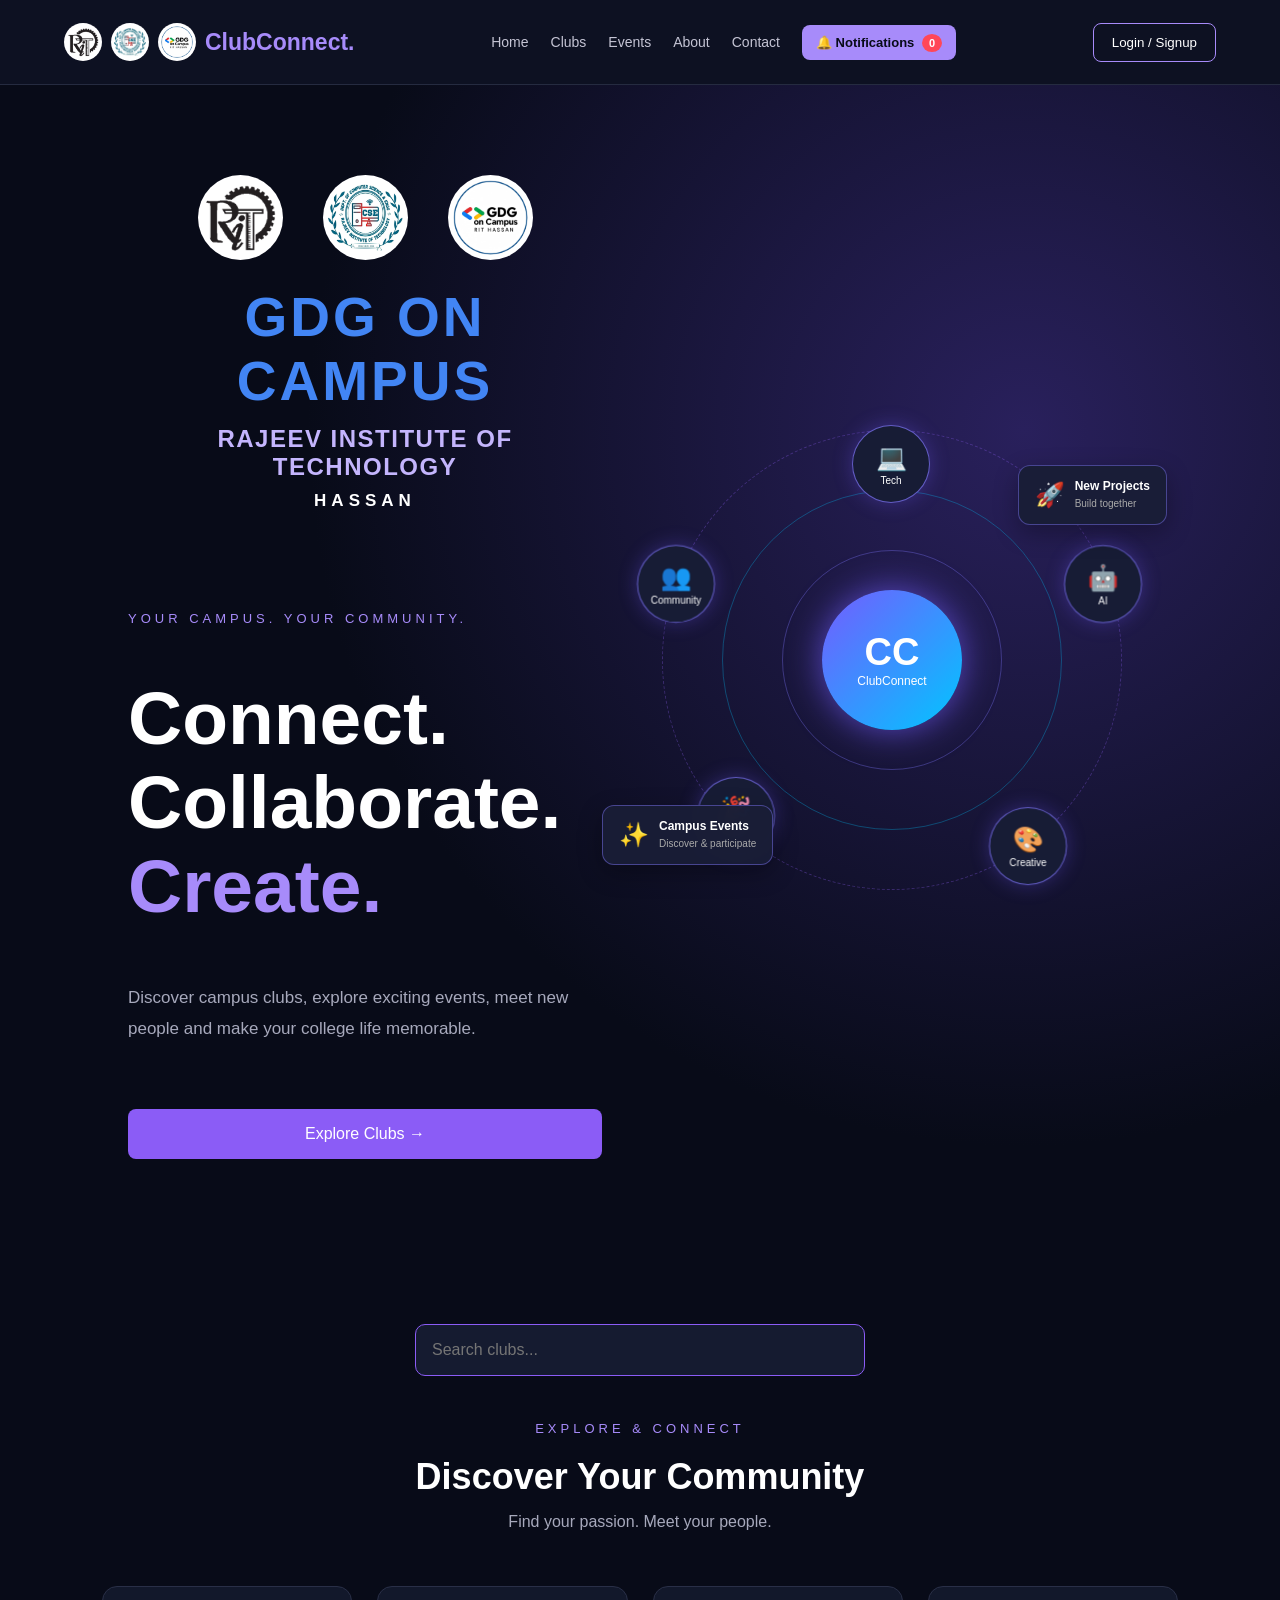
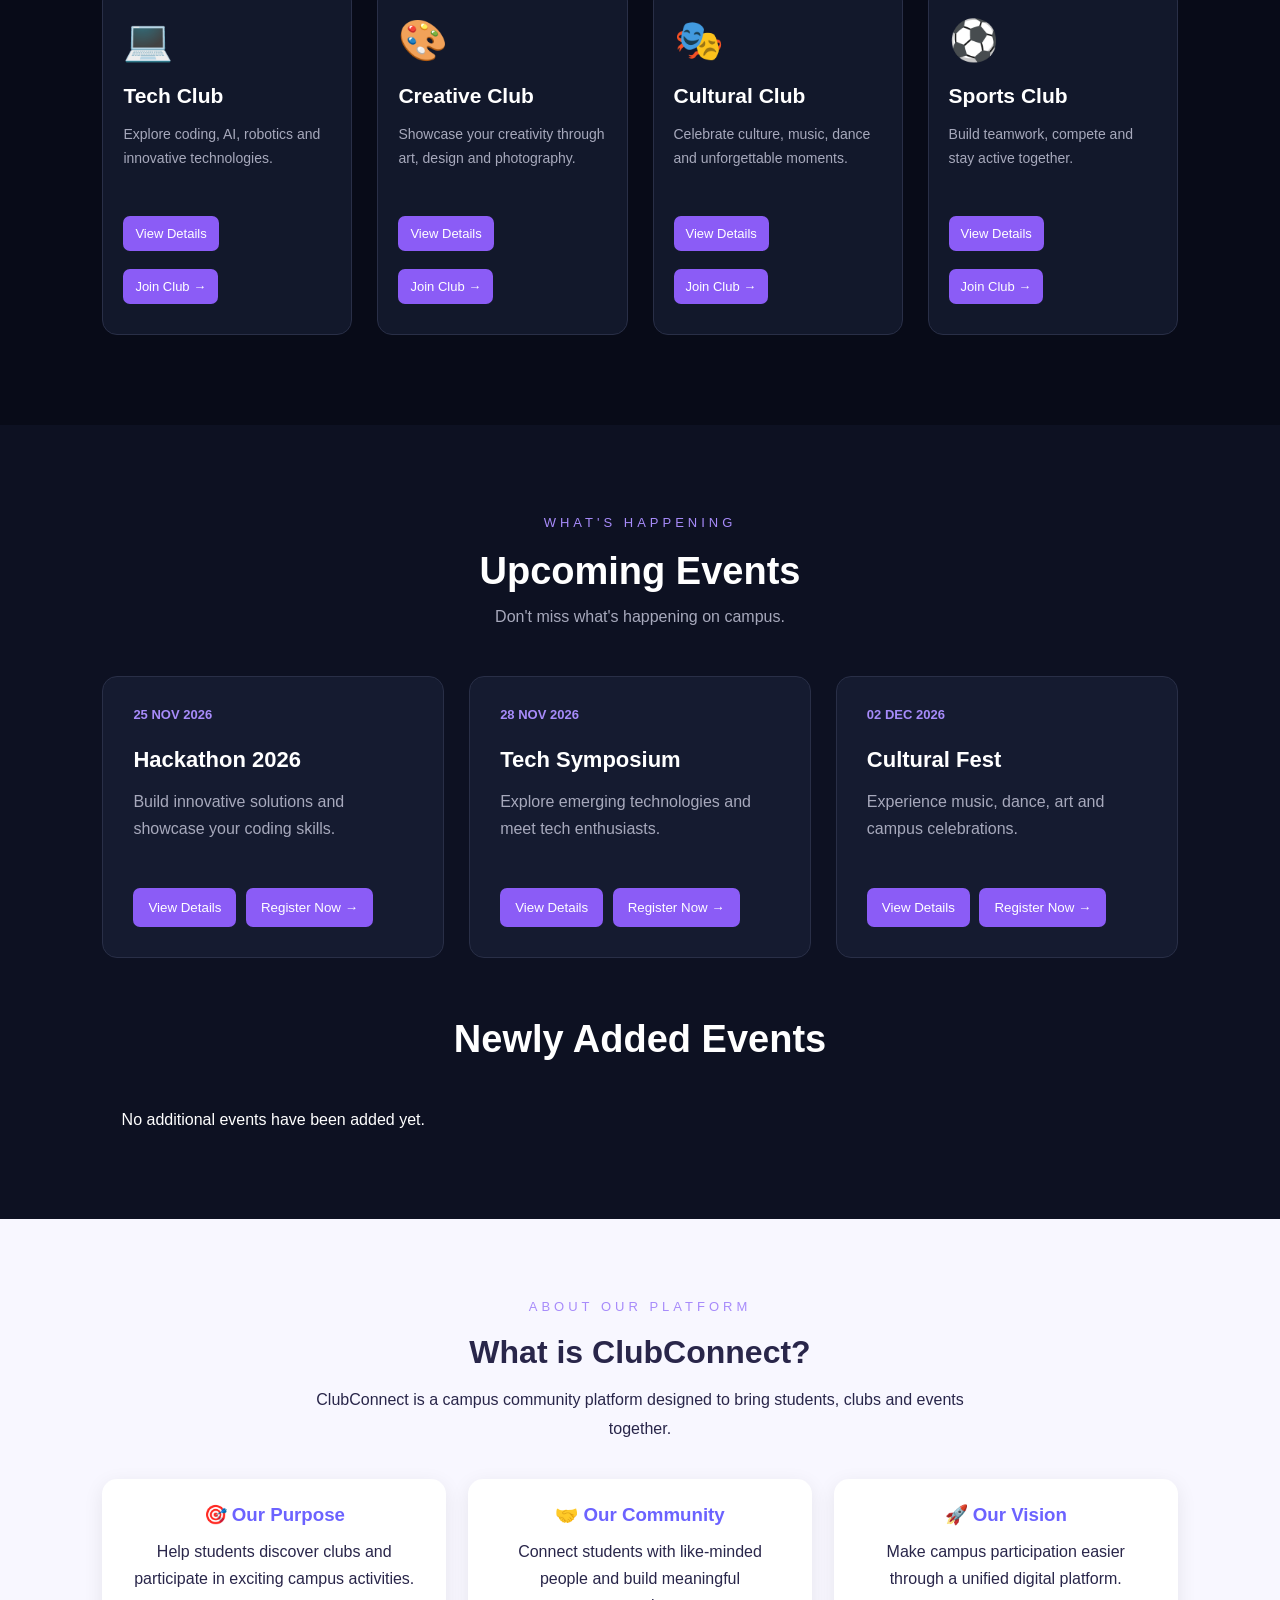
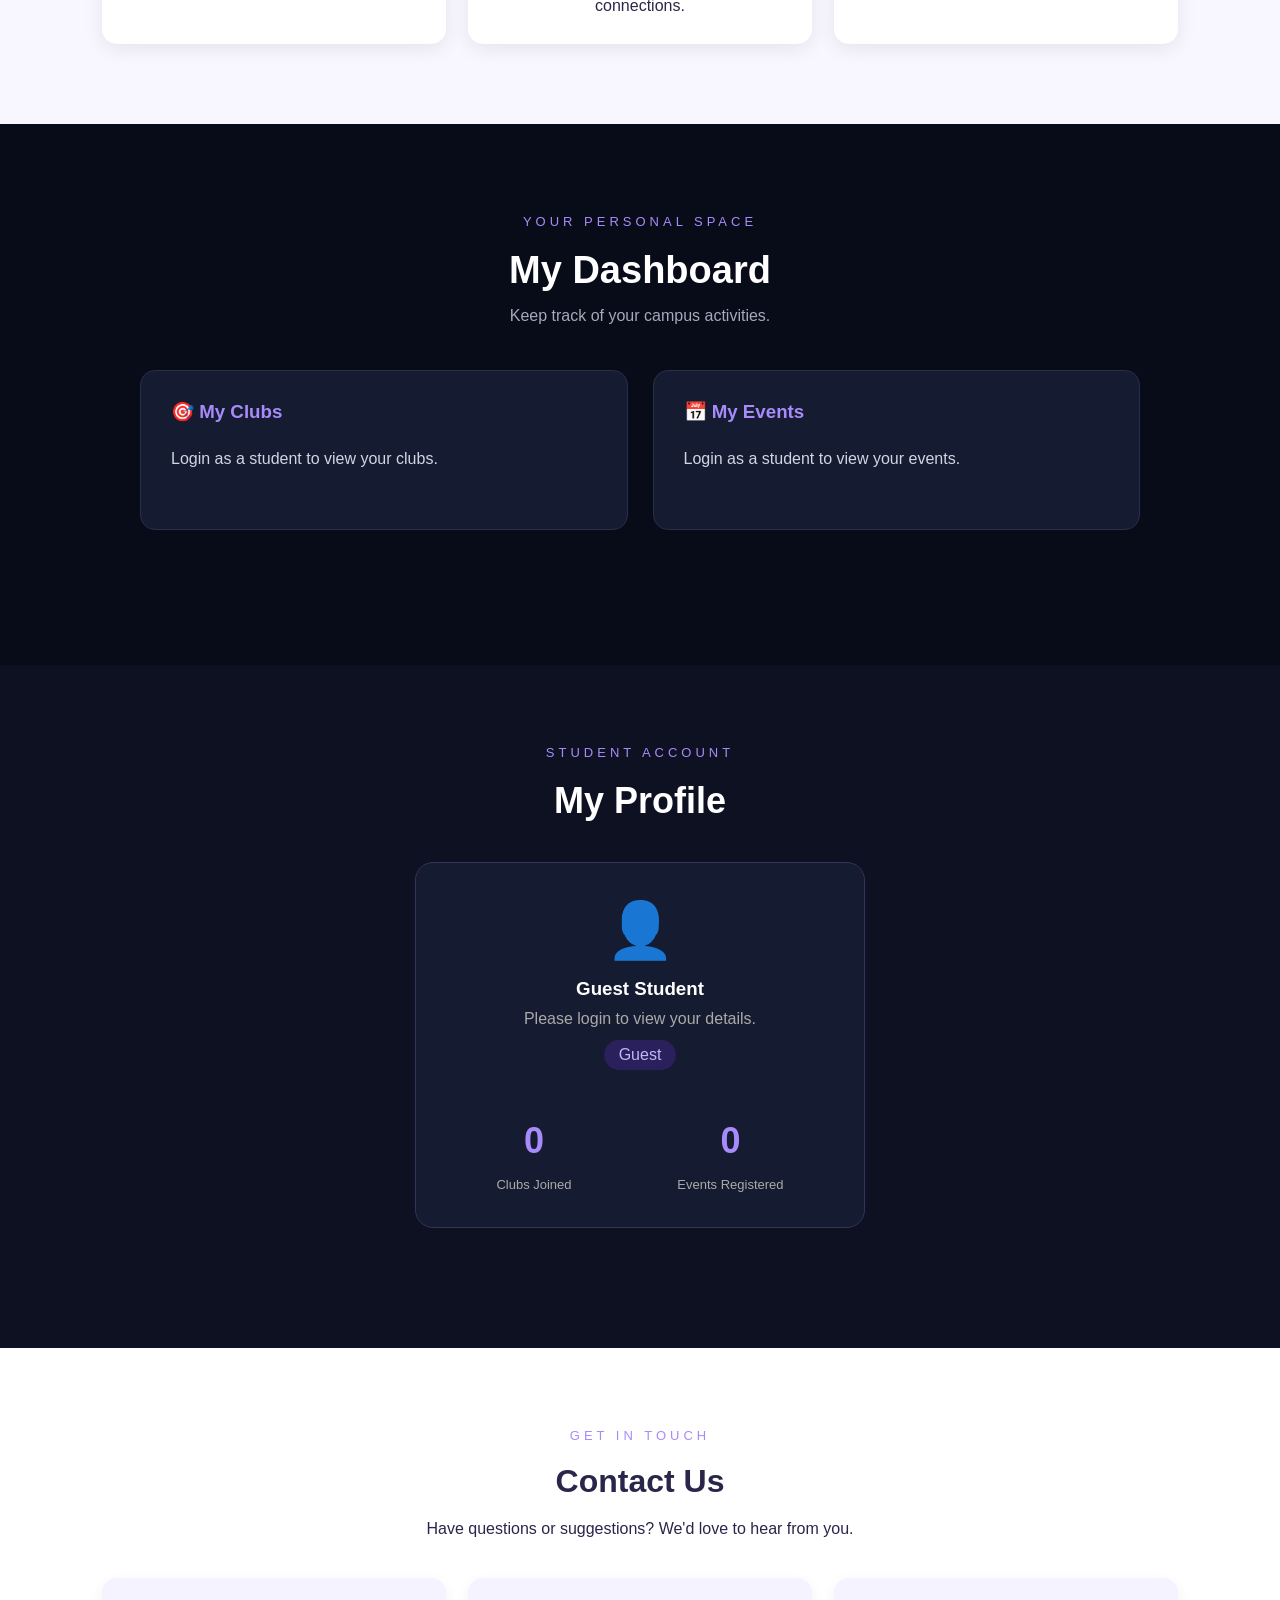
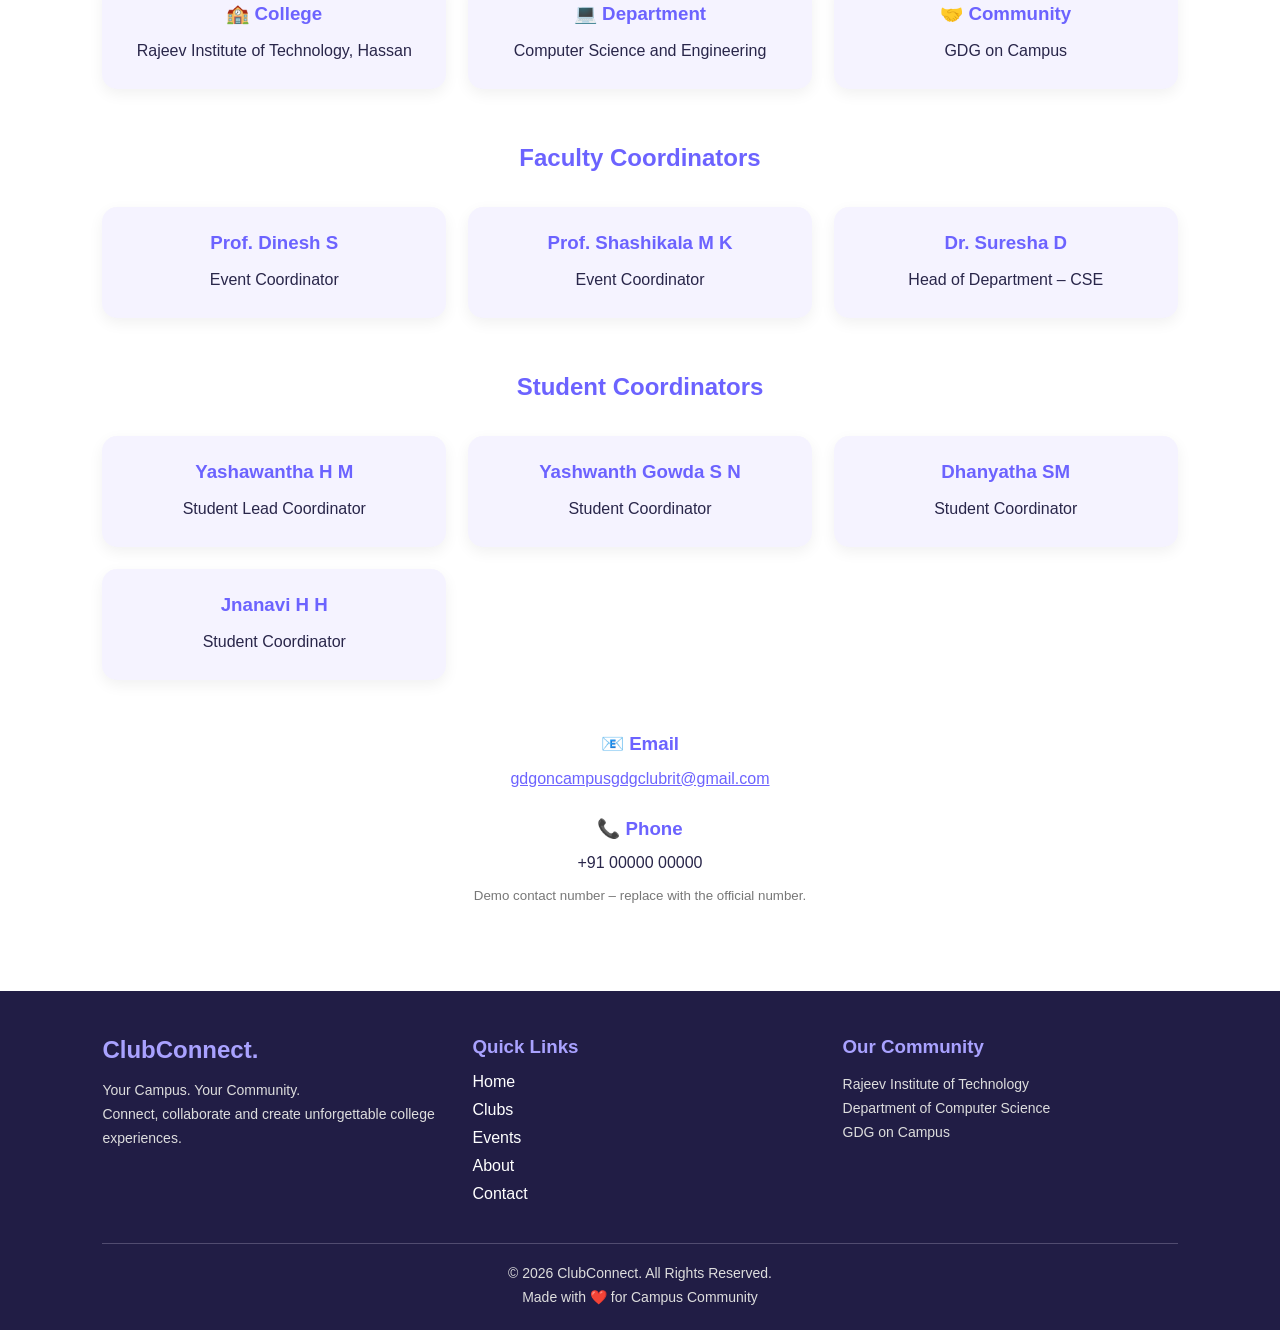
<file: index.html>
<!DOCTYPE html>
<html lang="en">
<head>
    <meta charset="UTF-8">
    <meta name="viewport" content="width=device-width, initial-scale=1.0">
    <title>ClubConnect | GDG On Campus RIT</title>
    <link rel="stylesheet" href="style.css">
</head>

<body>

<!-- NAVBAR -->
<nav class="navbar">

    <div class="brand-section">
        <img src="assets/Clg-Logo.jpeg" alt="College Logo">
        <img src="assets/Dept-Logo.jpeg" alt="Department Logo">
        <img src="assets/GDG_CLUB-logo.jpeg" alt="GDG Logo">
        <h2>ClubConnect.</h2>
    </div>

    <div class="nav-links">
        <a href="#home">Home</a>
        <a href="#clubs">Clubs</a>
        <a href="#events">Events</a>
        <a href="#about">About</a>
        <a href="#contact">Contact</a>

        <button onclick="toggleNotifications()" class="notify-btn">
            🔔 Notifications
            <span id="notificationCount">0</span>
        </button>
    </div>

    <div class="auth-buttons">
        <button class="login-btn" id="authButton" onclick="openLogin()">
            Login / Signup
        </button>

        <button class="login-btn" id="logoutButton"
                onclick="logout()" style="display:none;">
            Logout
        </button>
    </div>

</nav>


<!-- NOTIFICATIONS -->
<section id="notifications" class="notification-panel">

    <div class="notification-header">
        <h2>🔔 Notifications</h2>
        <button onclick="clearNotifications()">Clear All</button>
    </div>

    <div id="notificationList">
        <p>No new notifications.</p>
    </div>

</section>


<!-- HERO SECTION -->
<section class="hero" id="home">

    <div class="campus-heading">

        <div class="campus-logos">
            <img src="assets/Clg-Logo.jpeg" alt="College Logo">
            <img src="assets/Dept-Logo.jpeg" alt="Department Logo">
            <img src="assets/GDG_CLUB-logo.jpeg" alt="GDG Logo">
        </div>

        <h1>GDG ON CAMPUS</h1>
        <h2>RAJEEV INSTITUTE OF TECHNOLOGY</h2>
        <p>HASSAN</p>

    </div>

    <p class="tag">YOUR CAMPUS. YOUR COMMUNITY.</p>

    <h1>
        Connect.<br>
        Collaborate.<br>
        <span>Create.</span>
    </h1>

    <p class="description">
        Discover campus clubs, explore exciting events,
        meet new people and make your college life memorable.
    </p>

    <button class="explore-btn"
        onclick="document.getElementById('clubs').scrollIntoView({behavior:'smooth'})">
        Explore Clubs →
    </button>


    <!-- CLUBCONNECT ORBITAL ANIMATED MODEL -->
    <div class="orbit-model">

        <!-- ORBIT PATHS -->
        <div class="orbit orbit-one"></div>
        <div class="orbit orbit-two"></div>
        <div class="orbit orbit-three"></div>

        <!-- CENTRAL HUB -->
        <div class="orbit-center">
            <span>CC</span>
            <small>ClubConnect</small>
        </div>

        <!-- CONNECTED NODES -->
        <div class="orbit-node node-one">
            💻
            <span>Tech</span>
        </div>

        <div class="orbit-node node-two">
            🤖
            <span>AI</span>
        </div>

        <div class="orbit-node node-three">
            🎨
            <span>Creative</span>
        </div>

        <div class="orbit-node node-four">
            🎉
            <span>Events</span>
        </div>

        <div class="orbit-node node-five">
            👥
            <span>Community</span>
        </div>

        <!-- FLOATING PROJECT CARDS -->
        <div class="orbit-card card-one">
            <span>🚀</span>
            <div>
                <strong>New Projects</strong>
                <small>Build together</small>
            </div>
        </div>

        <div class="orbit-card card-two">
            <span>✨</span>
            <div>
                <strong>Campus Events</strong>
                <small>Discover & participate</small>
            </div>
        </div>

    </div>

</section>


<!-- CLUBS -->
<section class="clubs" id="clubs">

    <div class="search-box">
        <input type="text" id="searchInput"
            placeholder="Search clubs..."
            onkeyup="searchClubs()">
    </div>

    <p class="tag">EXPLORE & CONNECT</p>
    <h2>Discover Your Community</h2>
    <p>Find your passion. Meet your people.</p>

    <div class="club-container">

        <div class="club-card">
            <div class="club-icon">💻</div>
            <h3>Tech Club</h3>
            <p>Explore coding, AI, robotics and innovative technologies.</p>
            <button onclick="showClubDetails('Tech Club')">View Details</button>
            <button onclick="joinClub('Tech Club')">Join Club →</button>
        </div>

        <div class="club-card">
            <div class="club-icon">🎨</div>
            <h3>Creative Club</h3>
            <p>Showcase your creativity through art, design and photography.</p>
            <button onclick="showClubDetails('Creative Club')">View Details</button>
            <button onclick="joinClub('Creative Club')">Join Club →</button>
        </div>

        <div class="club-card">
            <div class="club-icon">🎭</div>
            <h3>Cultural Club</h3>
            <p>Celebrate culture, music, dance and unforgettable moments.</p>
            <button onclick="showClubDetails('Cultural Club')">View Details</button>
            <button onclick="joinClub('Cultural Club')">Join Club →</button>
        </div>

        <div class="club-card">
            <div class="club-icon">⚽</div>
            <h3>Sports Club</h3>
            <p>Build teamwork, compete and stay active together.</p>
            <button onclick="showClubDetails('Sports Club')">View Details</button>
            <button onclick="joinClub('Sports Club')">Join Club →</button>
        </div>

    </div>

</section>


<!-- EVENTS -->
<section class="events" id="events">

    <p class="tag">WHAT'S HAPPENING</p>
    <h2>Upcoming Events</h2>
    <p class="event-subtitle">Don't miss what's happening on campus.</p>

    <div class="event-container">

        <div class="event-card">
            <div class="event-date">25 NOV 2026</div>
            <h3>Hackathon 2026</h3>
            <p>Build innovative solutions and showcase your coding skills.</p>
            <button onclick="showEventDetails('Hackathon 2026')">View Details</button>
            <button onclick="registerEvent('Hackathon 2026')">Register Now →</button>
        </div>

        <div class="event-card">
            <div class="event-date">28 NOV 2026</div>
            <h3>Tech Symposium</h3>
            <p>Explore emerging technologies and meet tech enthusiasts.</p>
            <button onclick="showEventDetails('Tech Symposium')">View Details</button>
            <button onclick="registerEvent('Tech Symposium')">Register Now →</button>
        </div>

        <div class="event-card">
            <div class="event-date">02 DEC 2026</div>
            <h3>Cultural Fest</h3>
            <p>Experience music, dance, art and campus celebrations.</p>
            <button onclick="showEventDetails('Cultural Fest')">View Details</button>
            <button onclick="registerEvent('Cultural Fest')">Register Now →</button>
        </div>

    </div>

    <h2 class="custom-event-heading">Newly Added Events</h2>

    <div id="customEventList" class="event-container"></div>

</section>


<!-- ABOUT -->
<section class="about-section" id="about">

    <p class="tag">ABOUT OUR PLATFORM</p>

    <h2>What is ClubConnect?</h2>

    <p>
        ClubConnect is a campus community platform designed
        to bring students, clubs and events together.
    </p>

    <div class="about-container">

        <div class="about-card">
            <h3>🎯 Our Purpose</h3>
            <p>
                Help students discover clubs and participate
                in exciting campus activities.
            </p>
        </div>

        <div class="about-card">
            <h3>🤝 Our Community</h3>
            <p>
                Connect students with like-minded people
                and build meaningful connections.
            </p>
        </div>

        <div class="about-card">
            <h3>🚀 Our Vision</h3>
            <p>
                Make campus participation easier through
                a unified digital platform.
            </p>
        </div>

    </div>

</section>


<!-- STUDENT DASHBOARD -->
<section class="dashboard" id="dashboard">

    <p class="tag">YOUR PERSONAL SPACE</p>
    <h2>My Dashboard</h2>
    <p>Keep track of your campus activities.</p>

    <div class="dashboard-container">

        <div class="dashboard-card">
            <h3>🎯 My Clubs</h3>
            <div id="myClubs">No clubs joined yet.</div>
        </div>

        <div class="dashboard-card">
            <h3>📅 My Events</h3>
            <div id="myEvents">No events registered yet.</div>
        </div>

    </div>

</section>


<!-- PROFILE -->
<section class="profile" id="profile">

    <p class="tag">STUDENT ACCOUNT</p>
    <h2>My Profile</h2>

    <div class="profile-card">

        <div class="profile-icon">👤</div>

        <h3 id="profileName">Guest Student</h3>
        <p id="profileEmail">Please login to view your details.</p>

        <p id="profileRole" class="profile-role">Guest</p>

        <div class="profile-stats">

            <div>
                <h2 id="clubCount">0</h2>
                <p>Clubs Joined</p>
            </div>

            <div>
                <h2 id="eventCount">0</h2>
                <p>Events Registered</p>
            </div>

        </div>

    </div>

</section>


<!-- ADMIN PANEL -->
<section class="dashboard admin-panel" id="adminPanel"
         style="display:none;">

    <p class="tag">ADMINISTRATION</p>
    <h2>Admin Dashboard</h2>
    <p>Manage your campus community.</p>

    <div class="admin-stats">

        <div class="stat-card">
            <h3>Total Students</h3>
            <p id="totalStudents">0</p>
        </div>

        <div class="stat-card">
            <h3>Total Clubs</h3>
            <p id="totalClubs">4</p>
        </div>

        <div class="stat-card">
            <h3>Total Events</h3>
            <p id="totalEvents">3</p>
        </div>

        <div class="stat-card">
            <h3>Total Registrations</h3>
            <p id="totalRegistrations">0</p>
        </div>

    </div>

    <div class="dashboard-card admin-form">

        <h3>➕ Add New Event</h3>

        <input type="text" id="newEvent"
            placeholder="Enter event name">

        <input type="date" id="eventDate">

        <button onclick="addNewEvent()">Add Event</button>

        <div id="adminMessage"></div>

    </div>

</section>


<!-- LOGIN MODAL -->
<div class="modal" id="loginModal">

    <div class="modal-content">

        <span class="close" onclick="closeLogin()">×</span>

        <h2>Welcome to ClubConnect</h2>
        <p>Join your campus community.</p>

        <label for="loginRole">Select Account Type</label>

        <select id="loginRole" onchange="changeLoginMode()">
            <option value="student">Student</option>
            <option value="admin">Admin</option>
            <option value="coordinator">Coordinator</option>
        </select>

        <input type="text" id="studentName"
            placeholder="Enter your name">

        <input type="email" id="studentEmail"
            placeholder="Enter your college email">

        <input type="password" id="studentPassword"
            placeholder="Enter password">

        <button id="loginSubmitButton" onclick="handleLogin()">
            Get Started
        </button>

        <p id="loginMessage"></p>

        <p class="demo-info">
            Demo Admin: admin@rit.edu / Admin@123<br>
            Demo Coordinator: coordinator@rit.edu / Coord@123
        </p>

    </div>

</div>


<!-- CLUB DETAILS MODAL -->
<div id="clubDetailsModal" class="club-modal">

    <div class="club-modal-content">

        <span class="close-modal" onclick="closeClubDetails()">×</span>

        <div id="clubDetailsContent"></div>

    </div>

</div>


<!-- EVENT DETAILS MODAL -->
<div id="eventDetailsModal" class="club-modal">

    <div class="club-modal-content">

        <span class="close-modal" onclick="closeEventDetails()">×</span>

        <div id="eventDetailsContent"></div>

    </div>

</div>


<!-- CONTACT -->
<section class="contact-section" id="contact">

    <p class="tag">GET IN TOUCH</p>
    <h2>Contact Us</h2>

    <p>Have questions or suggestions? We'd love to hear from you.</p>

    <div class="contact-container">

        <div class="contact-card">
            <h3>🏫 College</h3>
            <p>Rajeev Institute of Technology, Hassan</p>
        </div>

        <div class="contact-card">
            <h3>💻 Department</h3>
            <p>Computer Science and Engineering</p>
        </div>

        <div class="contact-card">
            <h3>🤝 Community</h3>
            <p>GDG on Campus</p>
        </div>

    </div>

    <h3 class="coordinator-heading">Faculty Coordinators</h3>

    <div class="coordinator-container">

        <div class="coordinator-card">
            <h3>Prof. Dinesh S</h3>
            <p>Event Coordinator</p>
        </div>

        <div class="coordinator-card">
            <h3>Prof. Shashikala M K</h3>
            <p>Event Coordinator</p>
        </div>

        <div class="coordinator-card">
            <h3>Dr. Suresha D</h3>
            <p>Head of Department – CSE</p>
        </div>

    </div>

    <h3 class="coordinator-heading">Student Coordinators</h3>

    <div class="coordinator-container">

        <div class="coordinator-card">
            <h3>Yashawantha H M</h3>
            <p>Student Lead Coordinator</p>
        </div>

        <div class="coordinator-card">
            <h3>Yashwanth Gowda S N</h3>
            <p>Student Coordinator</p>
        </div>

        <div class="coordinator-card">
            <h3>Dhanyatha SM</h3>
            <p>Student Coordinator</p>
        </div>

        <div class="coordinator-card">
            <h3>Jnanavi H H</h3>
            <p>Student Coordinator</p>
        </div>

    </div>

    <div class="contact-details">

        <h3>📧 Email</h3>
        <p>
            <a href="mailto:gdgoncampusgdgclubrit@gmail.com">
                gdgoncampusgdgclubrit@gmail.com
            </a>
        </p>

        <h3>📞 Phone</h3>
        <p>+91 00000 00000</p>
        <small>Demo contact number – replace with the official number.</small>

    </div>

</section>


<!-- FOOTER -->
<footer class="main-footer">

    <div class="footer-content">

        <div class="footer-brand">
            <h2>ClubConnect.</h2>
            <p>Your Campus. Your Community.</p>
            <p>Connect, collaborate and create unforgettable college experiences.</p>
        </div>

        <div class="footer-links">
            <h3>Quick Links</h3>
            <a href="#home">Home</a>
            <a href="#clubs">Clubs</a>
            <a href="#events">Events</a>
            <a href="#about">About</a>
            <a href="#contact">Contact</a>
        </div>

        <div class="footer-contact">
            <h3>Our Community</h3>
            <p>Rajeev Institute of Technology</p>
            <p>Department of Computer Science</p>
            <p>GDG on Campus</p>
        </div>

    </div>

    <div class="footer-bottom">
        <p>© 2026 ClubConnect. All Rights Reserved.</p>
        <p>Made with ❤️ for Campus Community</p>
    </div>

</footer>


<!-- JAVASCRIPT -->
<script src="script.js"></script>

</body>
</html>
</file>
<file: style.css>
/* =====================================
   GLOBAL
===================================== */

* {
    margin: 0;
    padding: 0;
    box-sizing: border-box;
    font-family: Arial, sans-serif;
}

html {
    scroll-behavior: smooth;
}

body {
    background: #080b18;
    color: white;
    overflow-x: hidden;
}

button {
    cursor: pointer;
}

.tag {
    color: #a78bfa;
    letter-spacing: 4px;
    font-size: 13px;
    margin-bottom: 20px;
}


/* =====================================
   NAVBAR
===================================== */

.navbar {
    min-height: 85px;
    display: flex;
    align-items: center;
    justify-content: space-between;
    gap: 20px;
    padding: 12px 5%;
    background: #0d1122;
    border-bottom: 1px solid #252b40;
    position: sticky;
    top: 0;
    z-index: 500;
}

.brand-section {
    display: flex;
    align-items: center;
    gap: 9px;
}

.brand-section img {
    width: 38px;
    height: 38px;
    object-fit: contain;
    background: white;
    border-radius: 50%;
    padding: 3px;
}

.brand-section h2 {
    font-size: 23px;
    color: #a78bfa;
    white-space: nowrap;
}

.nav-links {
    display: flex;
    align-items: center;
    gap: 22px;
}

.nav-links a {
    color: #c4c4d4;
    text-decoration: none;
    font-size: 14px;
}

.nav-links a:hover {
    color: #a78bfa;
}

.auth-buttons {
    display: flex;
    gap: 10px;
}

.login-btn {
    padding: 11px 18px;
    border: 1px solid #a78bfa;
    background: transparent;
    color: white;
    border-radius: 8px;
    cursor: pointer;
    white-space: nowrap;
}

.login-btn:hover {
    background: #8b5cf6;
}


/* =====================================
   NOTIFICATIONS
===================================== */

.notify-btn {
    background: #a78bfa;
    color: #080b18;
    border: none;
    padding: 10px 14px;
    border-radius: 8px;
    font-size: 13px;
    font-weight: 600;
}

.notify-btn:hover {
    background: #c4b5fd;
}

#notificationCount {
    background: #ff4757;
    color: white;
    border-radius: 50%;
    padding: 3px 7px;
    font-size: 11px;
    margin-left: 4px;
}

.notification-panel {
    display: none;
    position: fixed;
    top: 90px;
    right: 25px;
    width: 360px;
    max-height: 450px;
    overflow-y: auto;
    background: #ffffff;
    color: #29264a;
    border-radius: 15px;
    padding: 20px;
    box-shadow: 0 10px 35px rgba(0,0,0,0.3);
    z-index: 9999;
}

.notification-header {
    display: flex;
    justify-content: space-between;
    align-items: center;
    gap: 10px;
    border-bottom: 1px solid #ddd;
    padding-bottom: 12px;
}

.notification-header h2 {
    font-size: 19px;
    color: #29264a;
}

.notification-header button {
    background: none;
    border: none;
    color: #6c63ff;
    font-weight: bold;
}

#notificationList {
    margin-top: 12px;
    color: #29264a;
}

#notificationList > p {
    color: #555;
    padding: 15px 0;
}

.notification-item {
    background: #f0efff;
    color: #29264a;
    padding: 15px;
    margin: 12px 0;
    border-radius: 12px;
    border-left: 4px solid #6c63ff;
    font-size: 14px;
    overflow-wrap: anywhere;
}

.notification-item small {
    display: inline-block;
    color: #777;
    margin-top: 8px;
}

.notification-item button {
    display: block;
    background: #6c63ff;
    color: white;
    border: none;
    padding: 8px 12px;
    border-radius: 7px;
    margin-top: 10px;
}


/* =====================================
   HERO
===================================== */

.hero {
    min-height: 650px;
    padding: 75px 10%;
    background: radial-gradient(circle at 80% 30%, #29205c, #080b18 55%);
}

.campus-heading {
    text-align: center;
    padding: 15px;
    margin-bottom: 55px;
}

.campus-logos {
    display: flex;
    justify-content: center;
    align-items: center;
    gap: 40px;
    margin-bottom: 25px;
}

.campus-logos img {
    width: 85px;
    height: 85px;
    object-fit: contain;
    border-radius: 50%;
    background: white;
    padding: 5px;
}

.campus-heading h1 {
    font-size: 55px;
    font-weight: 900;
    letter-spacing: 3px;
    color: #4285f4;
    margin-bottom: 12px;
}

.campus-heading h2 {
    font-size: 24px;
    font-weight: 800;
    color: #c4b5fd;
    letter-spacing: 1.5px;
}

.campus-heading p {
    font-size: 17px;
    font-weight: bold;
    color: white;
    letter-spacing: 5px;
    margin-top: 10px;
}

.hero > h1 {
    font-size: 75px;
    line-height: 1.12;
    font-weight: 800;
}

.hero > h1 span {
    color: #a78bfa;
}

.description {
    max-width: 520px;
    color: #a7a9bc;
    line-height: 1.8;
    margin-top: 25px;
    font-size: 17px;
}

.explore-btn {
    margin-top: 35px;
    padding: 16px 32px;
    background: #8b5cf6;
    color: white;
    border: none;
    border-radius: 8px;
    font-size: 16px;
    transition: 0.3s;
}

.explore-btn:hover {
    background: #6d3ee8;
    transform: translateY(-3px);
}


/* =====================================
   CLUBS
===================================== */

.clubs {
    text-align: center;
    padding: 90px 8%;
}

.clubs h2 {
    font-size: 36px;
    margin-bottom: 15px;
}

.clubs > p:not(.tag) {
    color: #a7a9bc;
}

.search-box {
    margin: 0 auto 45px;
    max-width: 450px;
}

.search-box input {
    width: 100%;
    padding: 16px;
    border-radius: 10px;
    border: 1px solid #8b5cf6;
    background: #151b30;
    color: white;
    outline: none;
    font-size: 16px;
}

.club-container {
    display: grid;
    grid-template-columns: repeat(4, 1fr);
    gap: 25px;
    max-width: 1200px;
    margin: 55px auto 0;
}

.club-card {
    background: #12182b;
    border: 1px solid #292f47;
    border-radius: 15px;
    padding: 30px 20px;
    text-align: left;
    transition: 0.3s;
}

.club-card:hover {
    transform: translateY(-8px);
    border-color: #a78bfa;
    box-shadow: 0 10px 35px #8b5cf633;
}

.club-icon {
    font-size: 40px;
    margin-bottom: 20px;
}

.club-card h3 {
    font-size: 21px;
    margin-bottom: 15px;
}

.club-card p {
    color: #a7a9bc;
    font-size: 14px;
    line-height: 1.7;
    min-height: 75px;
}

.club-card button {
    margin-top: 18px;
    margin-right: 8px;
    background: #8b5cf6;
    color: white;
    border: none;
    padding: 10px 12px;
    border-radius: 7px;
    font-size: 13px;
}

.club-card button:hover {
    background: #6d3ee8;
}


/* =====================================
   EVENTS
===================================== */

.events {
    padding: 90px 8%;
    text-align: center;
    background: #0d1122;
}

.events h2 {
    font-size: 38px;
    margin-bottom: 15px;
}

.event-subtitle {
    color: #a7a9bc;
}

.event-container {
    display: grid;
    grid-template-columns: repeat(3, 1fr);
    gap: 25px;
    margin-top: 50px;
}

.event-card {
    background: #151b30;
    border: 1px solid #292f47;
    border-radius: 15px;
    padding: 30px;
    text-align: left;
    transition: 0.3s;
}

.event-card:hover {
    transform: translateY(-8px);
    border-color: #a78bfa;
}

.event-date {
    color: #a78bfa;
    font-size: 13px;
    font-weight: bold;
    margin-bottom: 25px;
}

.event-card h3 {
    font-size: 22px;
    margin-bottom: 15px;
}

.event-card p {
    color: #a7a9bc;
    line-height: 1.7;
    min-height: 80px;
}

.event-card button {
    background: #8b5cf6;
    color: white;
    border: none;
    border-radius: 7px;
    padding: 12px 15px;
    margin-top: 20px;
    margin-right: 5px;
}

.event-card button:hover {
    background: #6d3ee8;
}

.custom-event-heading {
    margin-top: 60px;
}


/* =====================================
   ABOUT
===================================== */

.about-section {
    padding: 80px 8%;
    text-align: center;
    background: #f8f7ff;
    color: #29264a;
}

.about-section h2 {
    font-size: 32px;
    margin: 15px 0;
}

.about-section > p:not(.tag) {
    max-width: 700px;
    margin: 15px auto 30px;
    line-height: 1.8;
}

.about-container {
    display: grid;
    grid-template-columns: repeat(3, 1fr);
    gap: 22px;
    margin-top: 35px;
}

.about-card {
    background: white;
    padding: 25px;
    border-radius: 15px;
    box-shadow: 0 5px 20px rgba(0,0,0,0.08);
}

.about-card h3 {
    color: #6c63ff;
    margin-bottom: 12px;
}

.about-card p {
    line-height: 1.7;
}


/* =====================================
   DASHBOARD
===================================== */

.dashboard {
    padding: 90px 8%;
    text-align: center;
}

.dashboard h2 {
    font-size: 38px;
    margin-bottom: 15px;
}

.dashboard > p:not(.tag) {
    color: #a7a9bc;
}

.dashboard-container {
    display: grid;
    grid-template-columns: repeat(2, 1fr);
    gap: 25px;
    margin: 45px auto;
    max-width: 1000px;
}

.dashboard-card {
    background: #151b30;
    border: 1px solid #292f47;
    border-radius: 15px;
    padding: 30px;
    text-align: left;
    min-height: 160px;
}

.dashboard-card h3 {
    color: #a78bfa;
    margin-bottom: 20px;
}

.dashboard-card div {
    color: #d1d5e5;
    line-height: 2;
}


/* =====================================
   PROFILE
===================================== */

.profile {
    padding: 80px 20px;
    text-align: center;
    background: #0d1122;
}

.profile h2 {
    font-size: 36px;
    margin: 15px 0;
}

.profile-card {
    max-width: 450px;
    margin: 40px auto;
    padding: 35px;
    background: #151b30;
    border: 1px solid #39305c;
    border-radius: 18px;
}

.profile-icon {
    font-size: 55px;
    margin-bottom: 15px;
}

.profile-card h3 {
    margin-bottom: 10px;
}

.profile-card > p {
    color: #aaa;
}

.profile-role {
    display: inline-block;
    background: #29205c;
    color: #c4b5fd !important;
    padding: 6px 15px;
    border-radius: 20px;
    margin-top: 12px;
}

.profile-stats {
    display: flex;
    justify-content: space-around;
    gap: 15px;
    margin-top: 35px;
}

.profile-stats h2 {
    color: #a78bfa;
}

.profile-stats p {
    color: #aaa;
    font-size: 13px;
}


/* =====================================
   ADMIN
===================================== */

.admin-panel {
    background: #0d1122;
}

.admin-stats {
    display: grid;
    grid-template-columns: repeat(4, 1fr);
    gap: 20px;
    max-width: 1100px;
    margin: 40px auto;
}

.stat-card {
    background: #171b35;
    padding: 25px;
    border-radius: 15px;
    text-align: center;
    border: 1px solid #a78bfa;
}

.stat-card h3 {
    color: #c4b5fd;
    font-size: 15px;
}

.stat-card p {
    font-size: 30px;
    font-weight: bold;
    color: white;
    margin-top: 12px;
}

.admin-form {
    max-width: 600px;
    margin: 30px auto;
}

.admin-form input,
.modal-content input,
.modal-content select {
    width: 100%;
    padding: 14px;
    margin: 10px 0;
    border-radius: 7px;
    border: 1px solid #393f57;
    background: #080b18;
    color: white;
}

.admin-form button {
    width: 100%;
    padding: 14px;
    background: #8b5cf6;
    color: white;
    border: none;
    border-radius: 7px;
    margin-top: 15px;
}

#adminMessage {
    margin-top: 15px;
    color: #86efac;
}


/* =====================================
   LOGIN MODAL
===================================== */

.modal {
    display: none;
    position: fixed;
    z-index: 10000;
    inset: 0;
    background: rgba(0,0,0,0.8);
    justify-content: center;
    align-items: center;
    padding: 15px;
}

.modal-content {
    background: #151b30;
    padding: 40px;
    width: 90%;
    max-width: 430px;
    max-height: 90vh;
    overflow-y: auto;
    border-radius: 15px;
    text-align: center;
    position: relative;
}

.modal-content h2 {
    color: #a78bfa;
    margin-bottom: 15px;
}

.modal-content > p {
    color: #aaa;
    margin-bottom: 15px;
}

.modal-content label {
    display: block;
    text-align: left;
    color: #c4b5fd;
    margin-top: 20px;
}

.modal-content button {
    width: 100%;
    padding: 14px;
    background: #8b5cf6;
    color: white;
    border: none;
    border-radius: 7px;
    margin-top: 15px;
}

.close {
    position: absolute;
    right: 20px;
    top: 10px;
    font-size: 30px;
    cursor: pointer;
    color: white;
}

.demo-info {
    font-size: 12px;
    line-height: 1.8;
    color: #aaa;
    margin-top: 20px;
}


/* =====================================
   DETAILS MODALS
===================================== */

.club-modal {
    display: none;
    position: fixed;
    z-index: 10001;
    inset: 0;
    background: rgba(0,0,0,0.7);
    justify-content: center;
    align-items: center;
    padding: 20px;
}

.club-modal-content {
    background: white;
    color: #29264a;
    width: 100%;
    max-width: 500px;
    max-height: 85vh;
    overflow-y: auto;
    padding: 30px;
    border-radius: 20px;
    position: relative;
    animation: popupShow 0.3s ease;
}

.close-modal {
    position: absolute;
    right: 20px;
    top: 10px;
    font-size: 30px;
    cursor: pointer;
}

.club-modal-content h2 {
    color: #6c63ff;
    margin-bottom: 15px;
}

.club-modal-content h3 {
    margin-top: 18px;
}

.club-modal-content p {
    line-height: 1.7;
    margin: 10px 0;
}

.club-modal-content button {
    background: #6c63ff;
    color: white;
    border: none;
    padding: 12px 20px;
    border-radius: 8px;
    margin-top: 15px;
}

@keyframes popupShow {
    from {
        transform: scale(0.8);
        opacity: 0;
    }
    to {
        transform: scale(1);
        opacity: 1;
    }
}


/* =====================================
   CONTACT
===================================== */

.contact-section {
    padding: 80px 8%;
    text-align: center;
    background: white;
    color: #29264a;
}

.contact-section h2 {
    font-size: 32px;
    margin: 15px 0;
}

.contact-section > p:not(.tag) {
    line-height: 1.7;
}

.contact-container,
.coordinator-container {
    display: grid;
    grid-template-columns: repeat(3, 1fr);
    gap: 22px;
    margin-top: 35px;
}

.contact-card,
.coordinator-card {
    background: #f5f3ff;
    padding: 25px;
    border-radius: 15px;
    box-shadow: 0 5px 15px rgba(0,0,0,0.06);
}

.contact-card h3,
.coordinator-card h3 {
    color: #6c63ff;
    margin-bottom: 12px;
}

.contact-card p,
.coordinator-card p {
    line-height: 1.7;
}

.coordinator-heading {
    margin-top: 55px;
    color: #6c63ff;
    font-size: 24px;
}

.contact-details {
    margin-top: 45px;
    line-height: 2;
}

.contact-details h3 {
    color: #6c63ff;
    margin-top: 15px;
}

.contact-details a {
    color: #6c63ff;
    overflow-wrap: anywhere;
}

.contact-details small {
    color: #777;
}


/* =====================================
   FOOTER
===================================== */

.main-footer {
    background: #211d45;
    color: white;
    padding: 45px 8% 20px;
}

.footer-content {
    display: grid;
    grid-template-columns: repeat(3, 1fr);
    gap: 35px;
}

.main-footer h2,
.main-footer h3 {
    color: #a9a2ff;
    margin-bottom: 15px;
}

.main-footer p {
    color: #ddd;
    line-height: 1.7;
    font-size: 14px;
}

.footer-links a {
    display: block;
    color: white;
    text-decoration: none;
    margin: 10px 0;
}

.footer-links a:hover {
    color: #a9a2ff;
}

.footer-bottom {
    border-top: 1px solid #514c70;
    margin-top: 30px;
    padding-top: 18px;
    text-align: center;
}


/* =====================================
   RESPONSIVE DESIGN
===================================== */

@media (max-width: 1100px) {

    .navbar {
        flex-wrap: wrap;
        justify-content: center;
    }

    .nav-links {
        flex-wrap: wrap;
        justify-content: center;
    }

    .club-container {
        grid-template-columns: repeat(2, 1fr);
    }

    .admin-stats {
        grid-template-columns: repeat(2, 1fr);
    }

}

@media (max-width: 800px) {

    .event-container {
        grid-template-columns: repeat(2, 1fr);
    }

    .about-container,
    .contact-container,
    .coordinator-container {
        grid-template-columns: repeat(2, 1fr);
    }

    .footer-content {
        grid-template-columns: 1fr;
    }

}

@media (max-width: 600px) {

    .navbar {
        position: relative;
        padding: 15px;
    }

    .brand-section {
        flex-wrap: wrap;
        justify-content: center;
    }

    .brand-section h2 {
        font-size: 21px;
    }

    .nav-links {
        gap: 14px;
    }

    .nav-links a {
        font-size: 13px;
    }

    .notify-btn {
        font-size: 12px;
    }

    .auth-buttons {
        justify-content: center;
    }

    .hero {
        padding: 65px 25px;
    }

    .hero > h1 {
        font-size: 48px;
    }

    .campus-heading h1 {
        font-size: 34px;
    }

    .campus-heading h2 {
        font-size: 17px;
    }

    .campus-logos {
        gap: 15px;
    }

    .campus-logos img {
        width: 60px;
        height: 60px;
    }

    .club-container,
    .event-container,
    .about-container,
    .contact-container,
    .coordinator-container,
    .dashboard-container {
        grid-template-columns: 1fr;
    }

    .admin-stats {
        grid-template-columns: 1fr;
    }

    .clubs,
    .events,
    .dashboard,
    .contact-section {
        padding: 60px 20px;
    }

    .notification-panel {
        top: 10px;
        left: 10px;
        right: 10px;
        width: auto;
        max-height: 80vh;
    }

    .modal-content {
        padding: 35px 22px;
    }

    .profile-stats {
        gap: 10px;
    }

}
/* =====================================
   CLUBCONNECT ORBITAL ANIMATED MODEL
===================================== */

/* HERO LAYOUT */

.hero {
    display: grid;
    grid-template-columns: 1fr 1fr;
    align-items: center;
    gap: 30px;
    position: relative;
    overflow: hidden;
}

.hero .campus-heading,
.hero .tag,
.hero h1,
.hero .description,
.hero .explore-btn {
    grid-column: 1;
}

.orbit-model {
    grid-column: 2;
    grid-row: 1 / span 5;
    width: 520px;
    height: 520px;
    position: relative;
    display: flex;
    align-items: center;
    justify-content: center;
    margin: auto;
    flex-shrink: 0;
}

/* ORBIT PATHS */

.orbit {
    position: absolute;
    border-radius: 50%;
    border: 1px solid rgba(130, 120, 255, 0.35);
}

.orbit-one {
    width: 220px;
    height: 220px;
    animation: orbitRotate 18s linear infinite;
}

.orbit-two {
    width: 340px;
    height: 340px;
    border-color: rgba(0, 198, 255, 0.3);
    animation: orbitRotate 28s linear infinite reverse;
}

.orbit-three {
    width: 460px;
    height: 460px;
    border-style: dashed;
    border-color: rgba(150, 100, 255, 0.3);
    animation: orbitRotate 40s linear infinite;
}

@keyframes orbitRotate {
    from {
        transform: rotate(0deg);
    }
    to {
        transform: rotate(360deg);
    }
}

/* CENTER HUB */

.orbit-center {
    width: 140px;
    height: 140px;
    border-radius: 50%;
    background: linear-gradient(135deg, #745cff, #00c6ff);
    box-shadow: 0 0 35px rgba(116, 92, 255, 0.7);
    display: flex;
    flex-direction: column;
    align-items: center;
    justify-content: center;
    z-index: 5;
    animation: centerPulse 3s ease-in-out infinite;
}

.orbit-center span {
    font-size: 38px;
    font-weight: bold;
    color: white;
}

.orbit-center small {
    font-size: 12px;
    color: white;
}

@keyframes centerPulse {
    0%, 100% {
        box-shadow: 0 0 25px rgba(116, 92, 255, 0.5);
    }
    50% {
        box-shadow: 0 0 60px rgba(0, 198, 255, 0.8);
    }
}

/* ORBITING ICONS */

.orbit-node {
    position: absolute;
    width: 78px;
    height: 78px;
    background: #171c35;
    border: 1px solid rgba(130, 120, 255, 0.7);
    border-radius: 50%;
    display: flex;
    flex-direction: column;
    align-items: center;
    justify-content: center;
    font-size: 25px;
    box-shadow: 0 0 20px rgba(116, 92, 255, 0.3);
    z-index: 6;
    animation: nodeFloat 3s ease-in-out infinite;
}

.orbit-node span {
    font-size: 10px;
    color: white;
    margin-top: 3px;
}

.node-one {
    top: 25px;
    left: 220px;
}

.node-two {
    top: 145px;
    right: 10px;
    animation-delay: .5s;
}

.node-three {
    bottom: 35px;
    right: 85px;
    animation-delay: 1s;
}

.node-four {
    bottom: 65px;
    left: 65px;
    animation-delay: 1.5s;
}

.node-five {
    top: 145px;
    left: 5px;
    animation-delay: 2s;
}

@keyframes nodeFloat {
    0%, 100% {
        transform: translateY(0);
    }
    50% {
        transform: translateY(-10px);
    }
}

/* FLOATING PROJECT CARDS */

.orbit-card {
    position: absolute;
    display: flex;
    align-items: center;
    gap: 10px;
    background: rgba(25, 30, 55, 0.96);
    border: 1px solid rgba(130, 120, 255, 0.45);
    padding: 13px 16px;
    border-radius: 12px;
    z-index: 8;
    backdrop-filter: blur(10px);
    box-shadow: 0 8px 25px rgba(0, 0, 0, 0.3);
    animation: cardFloat 4s ease-in-out infinite;
}

.orbit-card > span {
    font-size: 24px;
}

.orbit-card strong {
    display: block;
    font-size: 12px;
    color: white;
}

.orbit-card small {
    font-size: 10px;
    color: #aaa;
}

.card-one {
    top: 65px;
    right: -15px;
}

.card-two {
    bottom: 55px;
    left: -30px;
    animation-delay: 1.5s;
}

@keyframes cardFloat {
    0%, 100% {
        transform: translateY(0);
    }
    50% {
        transform: translateY(-12px);
    }
}

/* RESPONSIVE DESIGN */

@media (max-width: 1000px) {

    .hero {
        grid-template-columns: 1fr;
        text-align: center;
    }

    .hero .campus-heading,
    .hero .tag,
    .hero h1,
    .hero .description,
    .hero .explore-btn {
        grid-column: 1;
    }

    .orbit-model {
        grid-column: 1;
        grid-row: auto;
        transform: scale(.8);
        margin: -35px auto;
    }
}

@media (max-width: 550px) {

    .orbit-model {
        transform: scale(.62);
        margin: -65px auto;
    }

    .hero {
        padding-left: 15px;
        padding-right: 15px;
    }
}

@media (prefers-reduced-motion: reduce) {
    .orbit,
    .orbit-center,
    .orbit-node,
    .orbit-card {
        animation: none;
    }
}
/* =================================
   REVOLVING ORBITING MODULES
================================= */

.orbit-node {
    animation: none;
}

/* Each module follows its own circular path */

.node-one {
    animation: moveOrbit 12s linear infinite;
}

.node-two {
    animation: moveOrbit 12s linear infinite;
    animation-delay: -2.4s;
}

.node-three {
    animation: moveOrbit 12s linear infinite;
    animation-delay: -4.8s;
}

.node-four {
    animation: moveOrbit 12s linear infinite;
    animation-delay: -7.2s;
}

.node-five {
    animation: moveOrbit 12s linear infinite;
    animation-delay: -9.6s;
}

@keyframes moveOrbit {
    from {
        transform: rotate(0deg) translateX(170px) rotate(0deg);
    }

    to {
        transform: rotate(360deg) translateX(170px) rotate(-360deg);
    }
}

/* Smooth continuous rotation */

.orbit-one,
.orbit-two,
.orbit-three {
    animation-duration: 20s;
}

/* Keep animation smooth */

.orbit-node {
    will-change: transform;
}

@media (prefers-reduced-motion: reduce) {
    .node-one,
    .node-two,
    .node-three,
    .node-four,
    .node-five {
        animation: none;
    }
}
</file>
